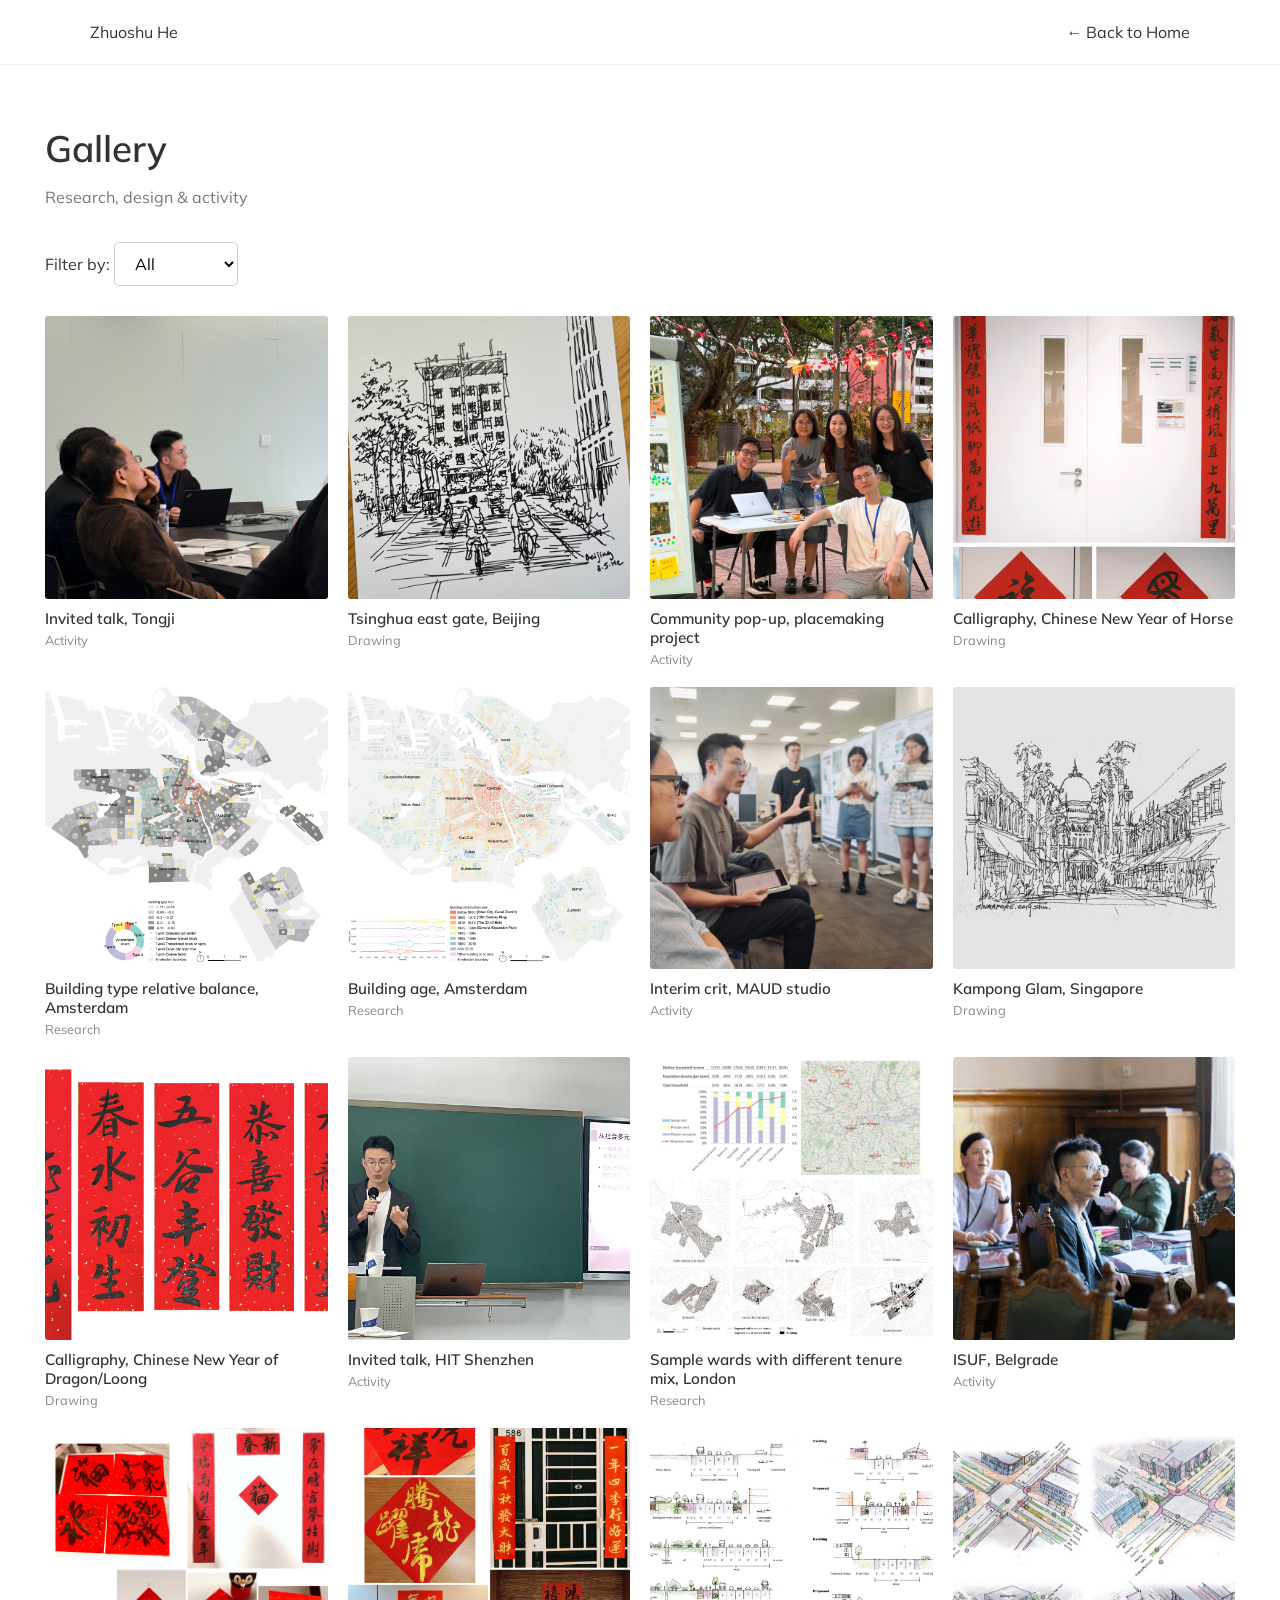
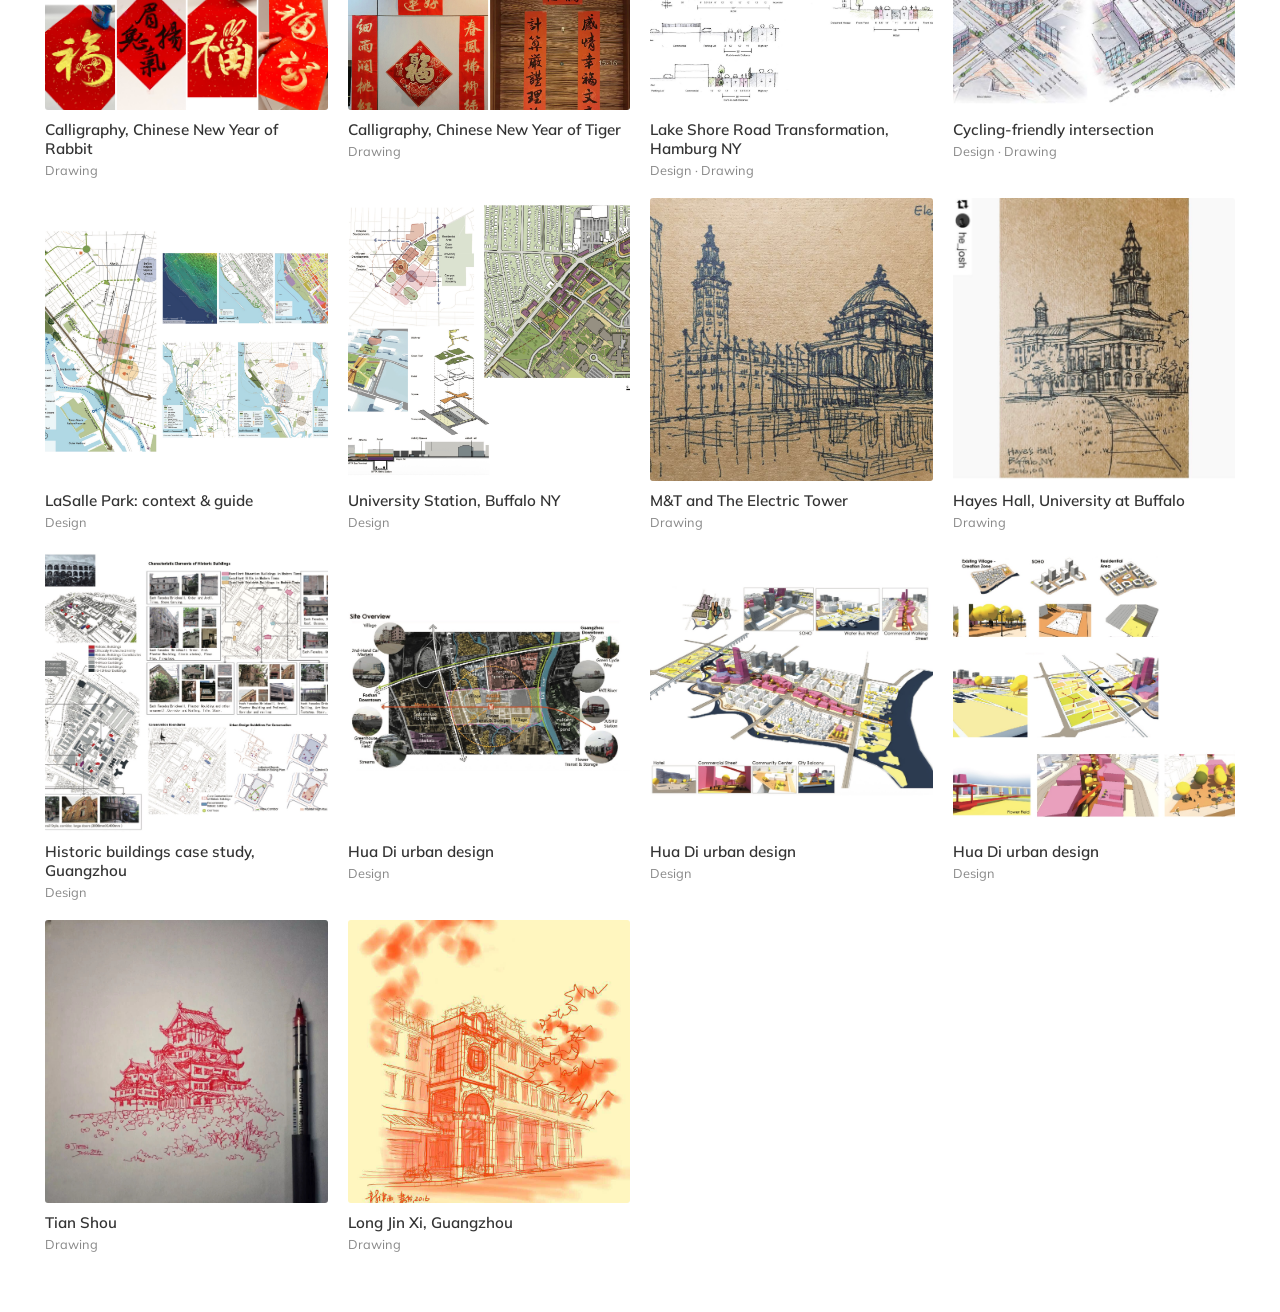
<file: gallery/index.html>
<!DOCTYPE html>
<html lang="en">

<head>
  <!-- Basic page settings -->
  <meta charset="UTF-8">
  <meta name="viewport" content="width=device-width, initial-scale=1">
  <title>Gallery | Zhuoshu He</title>

  <!-- Google Font: change Mulish to another font if desired -->
  <link href="https://fonts.googleapis.com/css2?family=Mulish:wght@300;400;600;700&display=swap" rel="stylesheet">

  <style>
    /* ===== 1. GLOBAL STYLES ===== */
    /* Main font, text color, and page background */
    * {
      box-sizing: border-box;
    }

    body {
      margin: 0;
      font-family: "Mulish", Arial, sans-serif;
      color: #333;
      background: #fff;
    }

    /* ===== 2. TOP NAVIGATION ===== */
    /* Change padding to adjust the header height */
    .topbar {
      padding: 22px 7%;
      border-bottom: 1px solid #eee;
      display: flex;
      justify-content: space-between;
      align-items: center;
    }

    .topbar a {
      color: #333;
      text-decoration: none;
    }

    /* ===== 3. MAIN PAGE LAYOUT ===== */
    /* max-width controls the overall gallery width */
    main {
      max-width: 1250px;
      margin: 60px auto;
      padding: 0 30px;
    }

    h1 {
      font-size: 2.3rem;
      font-weight: 600;
      margin-bottom: 10px;
    }

    .subtitle {
      color: #777;
      margin-bottom: 35px;
    }

    /* ===== 4. CATEGORY FILTER ===== */
    /* Adjust spacing and dropdown appearance */
    .filterbar {
      margin-bottom: 30px;
    }

    select {
      padding: 10px 16px;
      font: inherit;
      border: 1px solid #ccc;
      border-radius: 5px;
      background: white;
    }

    /* ===== 5. GALLERY GRID ===== */
    /* Desktop: 4 columns; gap controls spacing */
    .gallery-grid {
      display: grid;
      grid-template-columns: repeat(4, minmax(0, 1fr));
      gap: 20px;
    }

    .gallery-item {
      cursor: pointer;
      min-width: 0;
    }

    /* Square thumbnails; original image ratio is preserved in lightbox */
    .gallery-item img {
      width: 100%;
      aspect-ratio: 1 / 1;
      object-fit: cover;
      display: block;
      border-radius: 3px;
      transition: opacity 0.2s;
    }

    /* Hover effect: reduce opacity */
    .gallery-item:hover img {
      opacity: 0.8;
    }

    /* Thumbnail title */
    .gallery-item h3 {
      font-size: 0.95rem;
      font-weight: 600;
      margin: 10px 0 4px;
    }

    /* Thumbnail tags */
    .gallery-item p {
      font-size: 0.8rem;
      color: #888;
      margin: 0;
    }

    /* ===== 6. LIGHTBOX OVERLAY ===== */
    /* Full-screen dark background when an image is opened */
    .lightbox {
      display: none;
      position: fixed;
      inset: 0;
      background: rgba(0, 0, 0, 0.94);
      z-index: 1000;
      align-items: center;
      justify-content: center;
      flex-direction: column;
      padding: 65px 55px;
    }

    .lightbox.open {
      display: flex;
    }

    /* Preserve original image ratio; never crop enlarged images */
    .lightbox img {
      max-width: 100%;
      max-height: 75vh;
      width: auto;
      height: auto;
      object-fit: contain;
    }

    /* Caption displayed below enlarged image */
    .lightbox-caption {
      color: white;
      margin-top: 20px;
      text-align: center;
    }

    /* Lightbox navigation buttons */
    .lightbox button {
      position: absolute;
      border: 0;
      background: transparent;
      color: white;
      cursor: pointer;
      font-size: 32px;
    }

    .close {
      top: 15px;
      right: 25px;
    }

    .prev {
      left: 15px;
      top: 50%;
    }

    .next {
      right: 15px;
      top: 50%;
    }

    /* ===== 7. RESPONSIVE LAYOUT ===== */
    /* Tablet: 3 columns */
    @media (max-width: 1100px) {
      .gallery-grid {
        grid-template-columns: repeat(3, minmax(0, 1fr));
      }
    }

    /* Small tablet / mobile: 2 columns */
    @media (max-width: 700px) {
      .gallery-grid {
        grid-template-columns: repeat(2, minmax(0, 1fr));
        gap: 14px;
      }

      main {
        margin-top: 35px;
        padding: 0 18px;
      }

      .lightbox {
        padding: 60px 35px;
      }
    }

    /* Very narrow phones: 1 column */
    @media (max-width: 360px) {
      .gallery-grid {
        grid-template-columns: 1fr;
      }
    }
  </style>
</head>

<body>

  <!-- ===== 8. TOP NAVIGATION ===== -->
  <!-- Home link returns to your main academic homepage -->
  <nav class="topbar">
    <a href="/">Zhuoshu He</a>
    <a href="/">← Back to Home</a>
  </nav>

  <!-- ===== 9. PAGE CONTENT ===== -->
  <main>
    <h1>Gallery</h1>
    <p class="subtitle">Research, design & activity</p>

    <!-- Category dropdown: add new options here -->
    <div class="filterbar">
      <label for="filter">Filter by: </label>
      <select id="filter">
        <option value="All">All</option>
        <option value="Research">Research</option>
        <option value="Design">Design</option>
        <option value="Drawing">Drawing</option>
        <option value="Activity">Activity</option>
      </select>
    </div>

    <!-- Gallery images are generated by JavaScript -->
    <div class="gallery-grid" id="gallery"></div>
  </main>

  <!-- ===== 10. IMAGE LIGHTBOX ===== -->
  <!-- Enlarged image, caption, and navigation controls -->
  <div class="lightbox" id="lightbox"
       role="dialog" aria-modal="true" aria-label="Image viewer">

    <button class="close" id="close" aria-label="Close">×</button>
    <button class="prev" id="prev" aria-label="Previous image">‹</button>

    <img id="large-image" alt="">
    <div class="lightbox-caption" id="caption"></div>

    <button class="next" id="next" aria-label="Next image">›</button>
  </div>

  <script>
    /* ===== 11. GALLERY IMAGE DATA ===== */
    /* Add images here. Each image can have multiple tags. */
    /* src: image file path; title: caption; tags: filter categories */

    const images = [
      {
        src: "/static/assets/gallery/talktj.jpg",
        title: "Invited talk, Tongji",
        tags: ["Activity"]
      },
      {
        src: "/static/assets/gallery/tsinghua.jpg",
        title: "Tsinghua east gate, Beijing",
        tags: ["Drawing"]
      },
      {
        src: "/static/assets/gallery/lpcpopup.JPG",
        title: "Community pop-up, placemaking project",
        tags: ["Activity"]
      },
      {
        src: "/static/assets/gallery/horse.jpg",
        title: "Calligraphy, Chinese New Year of Horse",
        tags: ["Drawing"]
      },
      {
        src: "/static/assets/gallery/bgndi.jpg",
        title: "Building type relative balance, Amsterdam",
        tags: ["Research"]
      },
      {
        src: "/static/assets/gallery/bgage.jpg",
        title: "Building age, Amsterdam",
        tags: ["Research"]
      },
      {
        src: "/static/assets/gallery/crit24.jpg",
        title: "Interim crit, MAUD studio",
        tags: ["Activity"]
      },
      {
        src: "/static/assets/gallery/kampong_glam.jpg",
        title: "Kampong Glam, Singapore",
        tags: ["Drawing"]
      },
      {
        src: "/static/assets/gallery/dragon.jpg",
        title: "Calligraphy, Chinese New Year of Dragon/Loong",
        tags: ["Drawing"]
      },
      {
        src: "/static/assets/gallery/talkhit.jpg",
        title: "Invited talk, HIT Shenzhen",
        tags: ["Activity"]
      },
      {
        src: "/static/assets/gallery/7wards.jpg",
        title: "Sample wards with different tenure mix, London",
        tags: ["Research"]
      },
      {
        src: "/static/assets/gallery/isuf2023.jpg",
        title: "ISUF, Belgrade",
        tags: ["Activity"]
      },
      {
        src: "/static/assets/gallery/rabbit.jpg",
        title: "Calligraphy, Chinese New Year of Rabbit",
        tags: ["Drawing"]
      },
      {
        src: "/static/assets/gallery/tiger.jpg",
        title: "Calligraphy, Chinese New Year of Tiger",
        tags: ["Drawing"]
      },
      {
        src: "/static/assets/gallery/stdesign.jpeg",
        title: "Lake Shore Road Transformation, Hamburg NY",
        tags: ["Design", "Drawing"]
      },
      {
        src: "/static/assets/gallery/intersection.jpeg",
        title: "Cycling-friendly intersection",
        tags: ["Design", "Drawing"]
      },
      {
        src: "/static/assets/gallery/lasalle.jpeg",
        title: "LaSalle Park: context & guide",
        tags: ["Design"]
      },
      {
        src: "/static/assets/gallery/todbuf.jpeg",
        title: "University Station, Buffalo NY",
        tags: ["Design"]
      },
      {
        src: "/static/assets/gallery/buf.JPG",
        title: "M&T and The Electric Tower",
        tags: ["Drawing"]
      },
      {
        src: "/static/assets/gallery/hayes.jpg",
        title: "Hayes Hall, University at Buffalo",
        tags: ["Drawing"]
      },
      {
        src: "/static/assets/gallery/gzhisbg.jpeg",
        title: "Historic buildings case study, Guangzhou",
        tags: ["Design"]
      },
      {
        src: "/static/assets/gallery/fati1.jpeg",
        title: "Hua Di urban design",
        tags: ["Design"]
      },
      {
        src: "/static/assets/gallery/fati2.jpeg",
        title: "Hua Di urban design",
        tags: ["Design"]
      },
      {
        src: "/static/assets/gallery/fati3.jpeg",
        title: "Hua Di urban design",
        tags: ["Design"]
      },
      {
        src: "/static/assets/gallery/jp.JPG",
        title: "Tian Shou",
        tags: ["Drawing"]
      },
      {
        src: "/static/assets/gallery/Long_jin_xi.JPG",
        title: "Long Jin Xi, Guangzhou",
        tags: ["Drawing"]
      }
    ];

    /* ===== 12. ELEMENT REFERENCES ===== */
    /* Connect JavaScript to HTML elements */

    const grid = document.getElementById("gallery");
    const filter = document.getElementById("filter");
    const lightbox = document.getElementById("lightbox");
    const largeImage = document.getElementById("large-image");
    const caption = document.getElementById("caption");

    let visibleImages = [];
    let currentIndex = 0;

    /* ===== 13. RENDER GALLERY ===== */
    /* Filter images and create square thumbnail cards */

    function renderGallery() {
      const selected = filter.value;

      visibleImages = images.filter(img =>
        selected === "All" || img.tags.includes(selected)
      );

      grid.innerHTML = "";

      visibleImages.forEach((img, index) => {
        const item = document.createElement("div");
        item.className = "gallery-item";

        const thumbnail = document.createElement("img");
        thumbnail.src = img.src;
        thumbnail.alt = img.title;
        thumbnail.loading = "lazy";

        const title = document.createElement("h3");
        title.textContent = img.title;

        const tags = document.createElement("p");
        tags.textContent = img.tags.join(" · ");

        item.append(thumbnail, title, tags);
        item.addEventListener("click", () => openLightbox(index));
        grid.appendChild(item);
      });
    }

    /* ===== 14. OPEN LIGHTBOX ===== */
    /* Open the selected image at its original aspect ratio */

    function openLightbox(index) {
      currentIndex = index;
      updateLightbox();
      lightbox.classList.add("open");
      document.body.style.overflow = "hidden";
      document.getElementById("close").focus();
    }

    /* ===== 15. UPDATE LIGHTBOX IMAGE ===== */
    /* Display the currently selected image and title */

    function updateLightbox() {
      const img = visibleImages[currentIndex];
      largeImage.src = img.src;
      largeImage.alt = img.title;
      caption.textContent = img.title;
    }

    /* ===== 16. IMAGE NAVIGATION ===== */
    /* Cycle through images within the selected category */

    function move(direction) {
      currentIndex =
        (currentIndex + direction + visibleImages.length) %
        visibleImages.length;
      updateLightbox();
    }

    /* ===== 17. CLOSE LIGHTBOX ===== */
    /* Restore normal page scrolling */

    function closeLightbox() {
      lightbox.classList.remove("open");
      document.body.style.overflow = "";
    }

    /* ===== 18. EVENT LISTENERS ===== */
    /* Dropdown, close button, arrows, and keyboard controls */

    filter.addEventListener("change", renderGallery);

    document.getElementById("close").onclick = closeLightbox;
    document.getElementById("prev").onclick = () => move(-1);
    document.getElementById("next").onclick = () => move(1);

    /* Click outside the image to close */
    lightbox.addEventListener("click", e => {
      if (e.target === lightbox) closeLightbox();
    });

    /* Keyboard: Esc closes; left/right arrows switch images */
    document.addEventListener("keydown", e => {
      if (!lightbox.classList.contains("open")) return;

      if (e.key === "Escape") closeLightbox();
      if (e.key === "ArrowLeft") move(-1);
      if (e.key === "ArrowRight") move(1);
    });

    /* ===== 19. INITIALIZE ===== */
    /* Generate the gallery when the page loads */
    renderGallery();

  </script>
</body>
</html>
</file>
